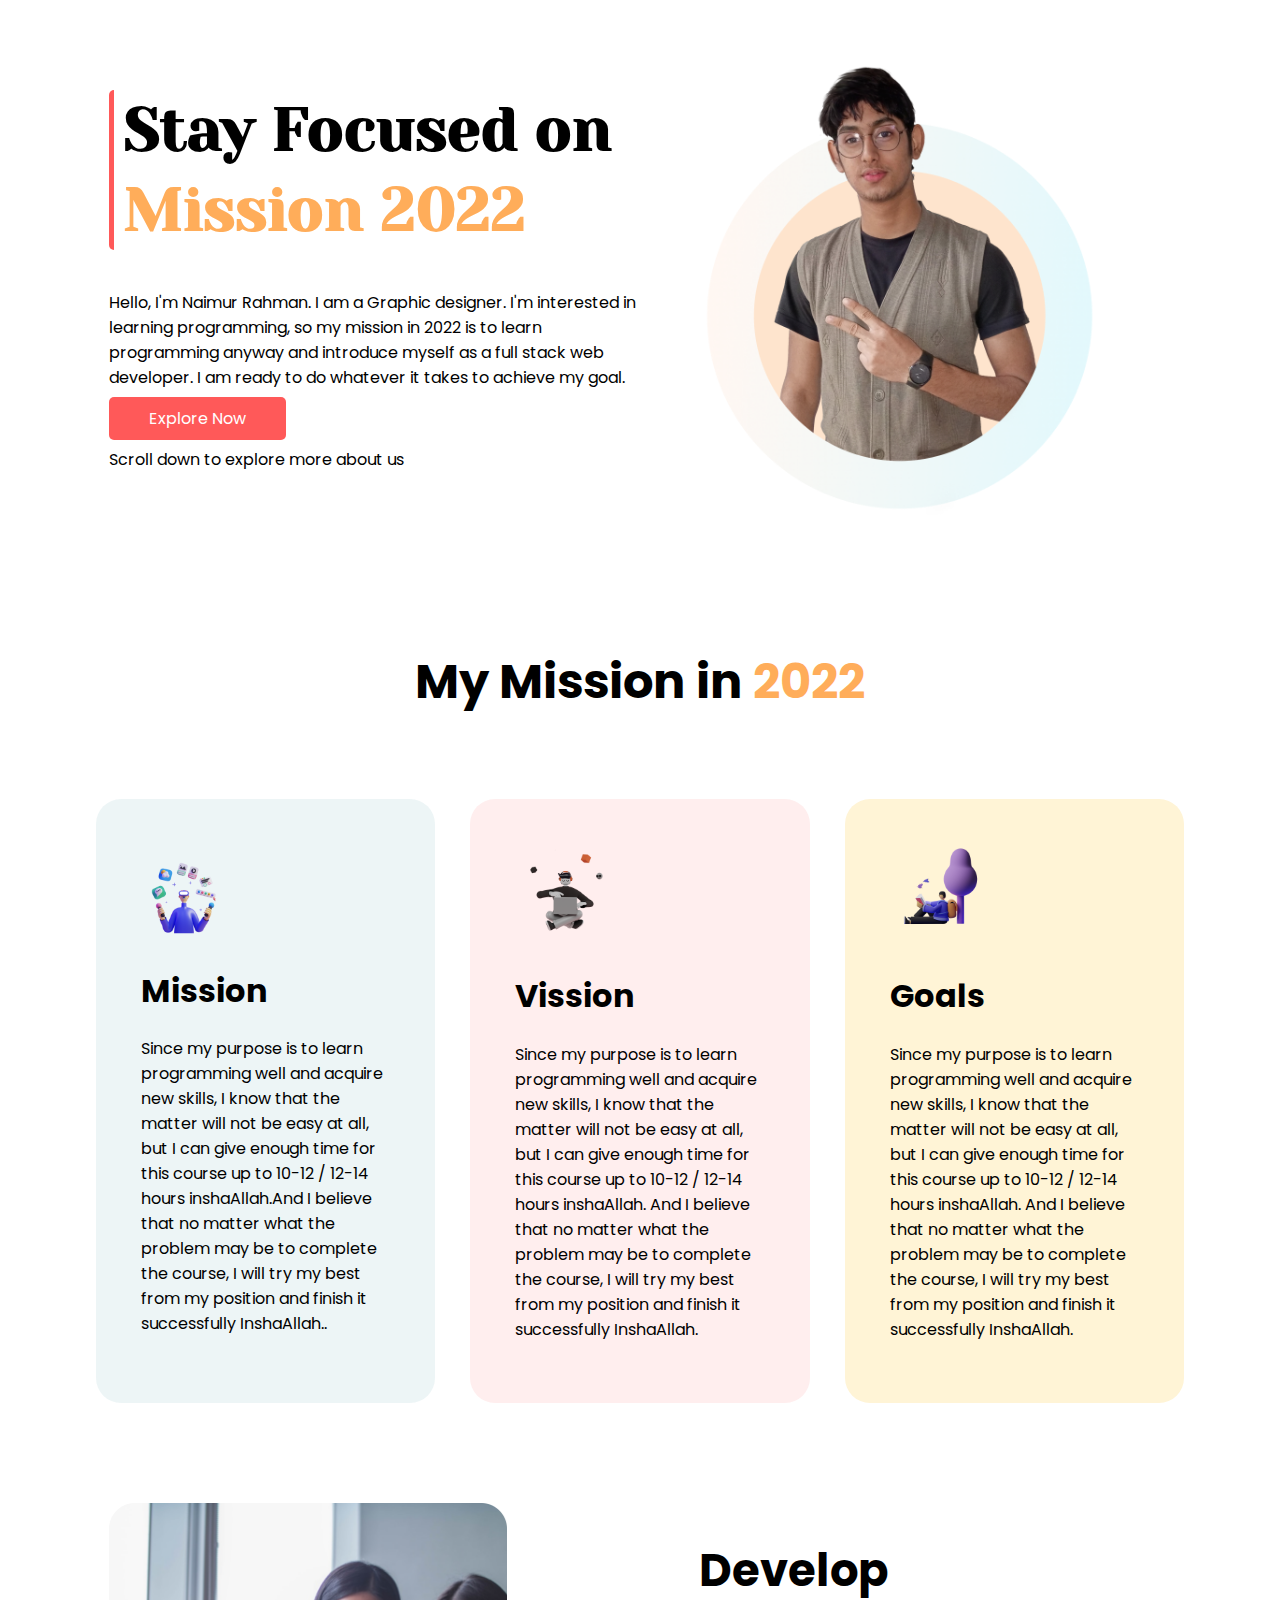
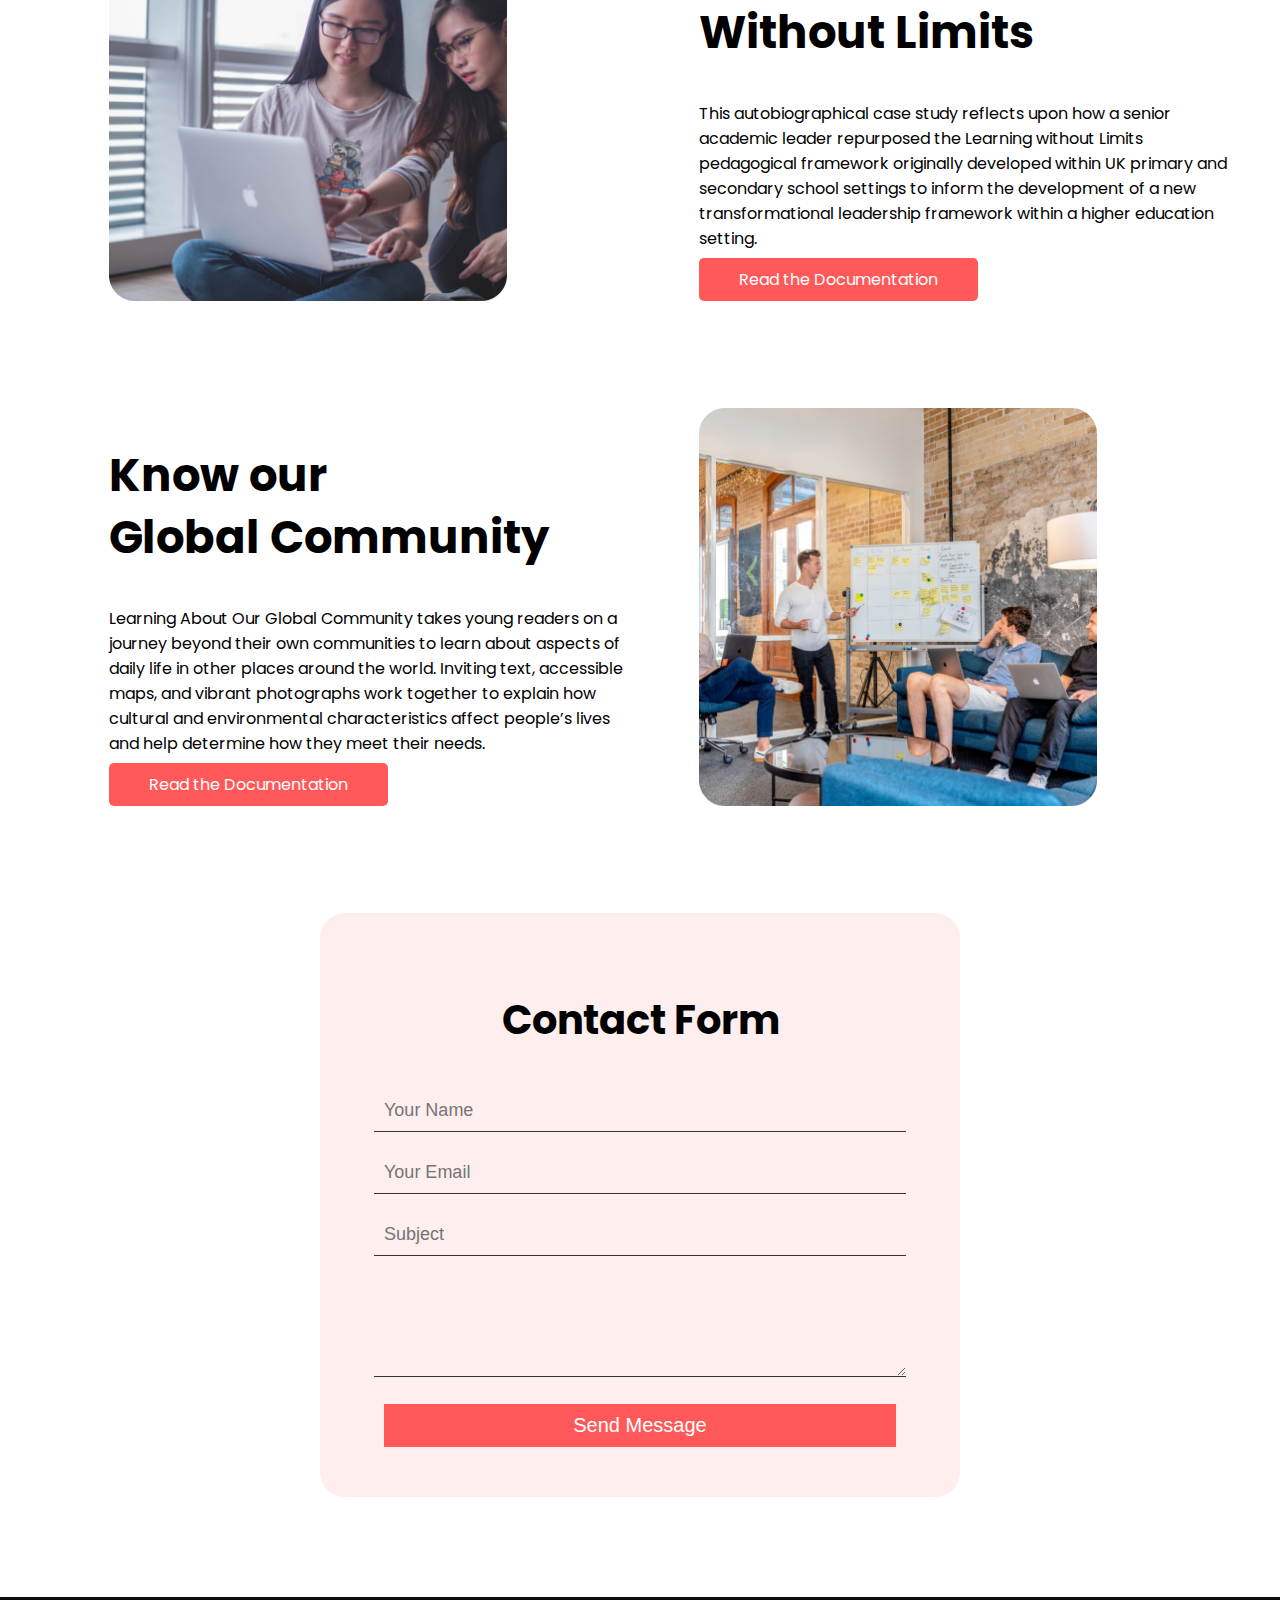
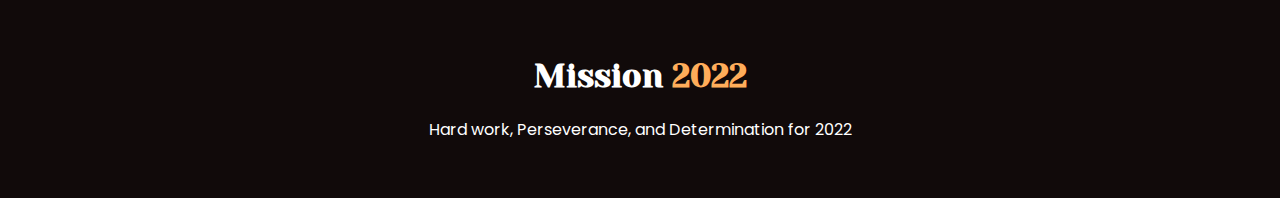
<file: index.html>
<!DOCTYPE html>
<html lang="en">
  <head>
    <meta charset="UTF-8" />
    <meta http-equiv="X-UA-Compatible" content="IE=edge" />
    <meta name="viewport" content="width=device-width, initial-scale=1.0" />
    <title>Mission 2022</title>
    <link rel="stylesheet" href="style.css" />
    <link rel="preconnect" href="https://fonts.googleapis.com" />
    <link rel="preconnect" href="https://fonts.googleapis.com" />
    <link rel="preconnect" href="https://fonts.gstatic.com" crossorigin />
    <link
      href="https://fonts.googleapis.com/css2?family=Poppins:wght@400;500&family=Yeseva+One&display=swap"
      rel="stylesheet"
    />
  </head>
  <body>
    <section class="top-header container-flex">
      <div class="top-container">
        <h1 class="side-border">
          Stay Focused on <br />
          <span class="text-color">Mission 2022</span>
        </h1>
        <p>
          Hello, I'm Naimur Rahman. I am a Graphic designer. I'm interested in
          learning programming, so my mission in 2022 is to learn programming
          anyway and introduce myself as a full stack web developer. I am ready
          to do whatever it takes to achieve my goal.
        </p>
        <a
          class="btn-hero"
          href="https://web.facebook.com/emon2075"
          target="_blank"
          rel="noopener noreferrer"
          >Explore Now</a
        >
        <p>Scroll down to explore more about us</p>
      </div>
      <div class="top-container">
        <img src="images/person/person-2.1.png" alt="" srcset="" />
      </div>
    </section>
    <section class="My Mission">
      <h1 id="services">My Mission in <span class="text-color">2022</span></h1>
      <div class="all-box container-flex">
        <div id="box-1" class="box">
          <img src="images/illustrators/illustrator-1.png" alt="" srcset="" />
          <h1>Mission</h1>
          <p>
            Since my purpose is to learn programming well and acquire new
            skills, I know that the matter will not be easy at all, but I can
            give enough time for this course up to 10-12 / 12-14 hours
            inshaAllah.And I believe that no matter what the problem may be to
            complete the course, I will try my best from my position and finish
            it successfully InshaAllah..
          </p>
        </div>
        <div id="box-2" class="box">
          <img src="images/illustrators/illustrator-2.png" alt="" srcset="" />
          <h1>Vission</h1>
          <p>
            Since my purpose is to learn programming well and acquire new
            skills, I know that the matter will not be easy at all, but I can
            give enough time for this course up to 10-12 / 12-14 hours
            inshaAllah. And I believe that no matter what the problem may be to
            complete the course, I will try my best from my position and finish
            it successfully InshaAllah.
          </p>
        </div>
        <div id="box-3" class="box">
          <img src="images/illustrators/illustrator-3.png" alt="" srcset="" />
          <h1>Goals</h1>
          <p>
            Since my purpose is to learn programming well and acquire new
            skills, I know that the matter will not be easy at all, but I can
            give enough time for this course up to 10-12 / 12-14 hours
            inshaAllah. And I believe that no matter what the problem may be to
            complete the course, I will try my best from my position and finish
            it successfully InshaAllah.
          </p>
        </div>
      </div>
    </section>
    <section class="container-medil container-flex">
      <div class="top-container">
        <img class="" src="images/pictures/coding.png" alt="" srcset="" />
      </div>
      <div class="top-container">
        <h2>
          Develop <br />
          Without Limits
        </h2>
        <p>
          This autobiographical case study reflects upon how a senior academic
          leader repurposed the Learning without Limits pedagogical framework
          originally developed within UK primary and secondary school settings
          to inform the development of a new transformational leadership
          framework within a higher education setting.
        </p>
        <a
          class="btn-hero"
          href="https://web.facebook.com/emon2075"
          target="_blank"
          rel="noopener noreferrer"
          >Read the Documentation</a
        >
      </div>
    </section>
    <section class="container-last container-flex">
      <div class="top-container">
        <h2>Know our<br />Global Community</h2>
        <p>
          Learning About Our Global Community takes young readers on a journey
          beyond their own communities to learn about aspects of daily life in
          other places around the world. Inviting text, accessible maps, and
          vibrant photographs work together to explain how cultural and
          environmental characteristics affect people’s lives and help determine
          how they meet their needs.
        </p>
        <a
          class="btn-hero"
          href="https://web.facebook.com/emon2075"
          target="_blank"
          rel="noopener noreferrer"
          >Read the Documentation</a
        >
      </div>
      <div class="top-container">
        <img class="" src="images/pictures/project.png" alt="" srcset="" />
      </div>
    </section>
    <section class="Contact-side">
      <div class="contact-info">
        <form action="#">
          <h1>Contact Form</h1>
          <input type="text" placeholder="Your Name" class="control" /><br />
          <input type="email" placeholder="Your Email" class="control" /><br />
          <input type="text" placeholder="Subject" class="control" /><br />
          <textarea
            plLaceholder="Your Message"
            rows="4"
            class="control"
          ></textarea
          ><br />
          <input type="submit" value="Send Message" class="control send-btn" />
        </form>
      </div>
    </section>

    <footer>
      <div class="footer-side">
        <h1 class="text-style">Mission <span class="text-color">2022</span></h1>
        <p>Hard work, Perseverance, and Determination for 2022</p>
      </div>
    </footer>
  </body>
</html>
</file>
<file: style.css>
/* font */

 body{
    margin: 0%;
    /* background: #E5E5E5; */
    font-family: 'Poppins', sans-serif;
 }

 @import url('https://fonts.googleapis.com/css2?family=Poppins&family=Yeseva+One&display=swap');

 h1.side-border{
    font-family: 'Yeseva One', cursive;
    font-size: 60px;
    line-height: 80px;
    border-left: 5px solid #FF5959;
    padding: 0px 0px 0px 10px;
    border-radius: 5px;
 }

.text-color{
     color: #FFAD5A;
}

.container-flex{
    display: flex;
    justify-content: center;
    padding: 50px;
}

.top-container{
    width: 50%;
    margin-left: 5%;
    justify-content: center;
}

.top-header img{
    width: 90%;
}

.btn-hero{
    background: #FF5959;
    padding: 10px 40px;
    text-decoration: none;
    border-radius: 5px;
    color: #ffff;
}

#services{
    font-weight: bold;
    font-size: 48px;
    line-height: 70px;
    text-align: center;
}

.all-box{
    width: 85%;
    margin: auto;
}

.all-box img{
    width: 40%;
}


.box{
    padding:45px 45px;
    margin-right: 35px;
    border-radius: 25px;
    /* background: rgb(246, 246, 247); */
    /* box-shadow: 0 5px 15px rgb(221, 218, 218); */
}

.box:last-child{
    margin-right: 0px;
}

#box-1{
    background: #4F9DA61A;
}
#box-2{
    background: #FF59591A;

}
#box-3{
    background: #FFF4D6;
}

.top-container img{
    width:75%;
}

h2{
font-family: 'Poppins', sans-serif;
font-style: normal;
font-weight: bold;
font-size: 45px;
line-height: 62px
}

.contact-info{
    text-align: center;
}

form{
    margin-top: auto;
    width: 50%;
    background: #FF59591A;
    /* background: #4F9DA61A; */

    padding: 50px 0;
    display:inline-block;
    border-radius: 25px;
}

form h1{
    font-size: 40px;
    margin-bottom: 20px;
}
.control{
    width: 80%;
    padding: 10px;
    margin-top: 20px;
    outline: none;
    border:none;
    border-bottom: 1px solid #333;
    font-size: 18px;
    background-color:transparent;

}

.send-btn{
    background-color: #FF5959;
    color: #fff;
    font-size: 20px;
    border-bottom:0;
}

.Contact-side{
    margin-bottom: 100px;
    margin-top: 50px;
}

.footer-side {
    text-align: center;
    background-color: rgb(17, 10, 10);
    color: #ffff;
    height: 100%;
    padding: 40px;
}
.text-style{
    font-family:'Yeseva One', cursive;
}
</file>
